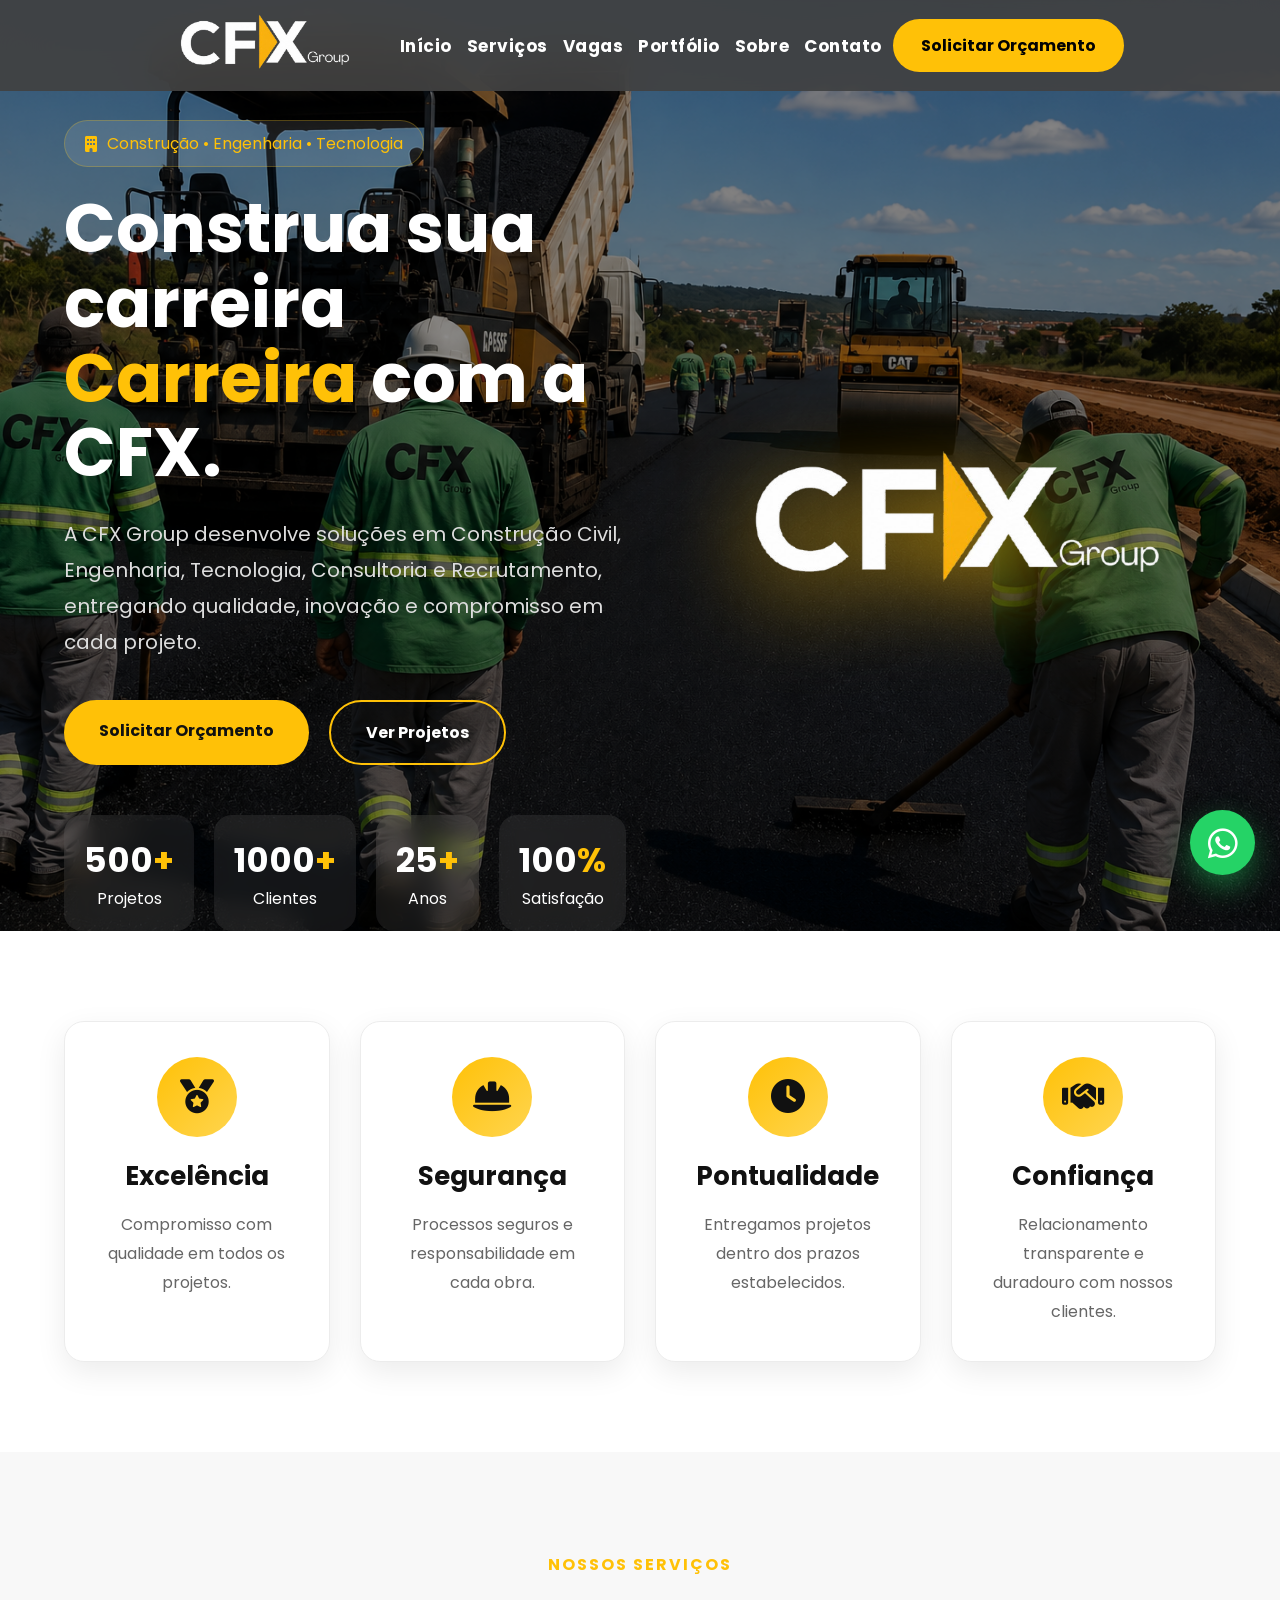
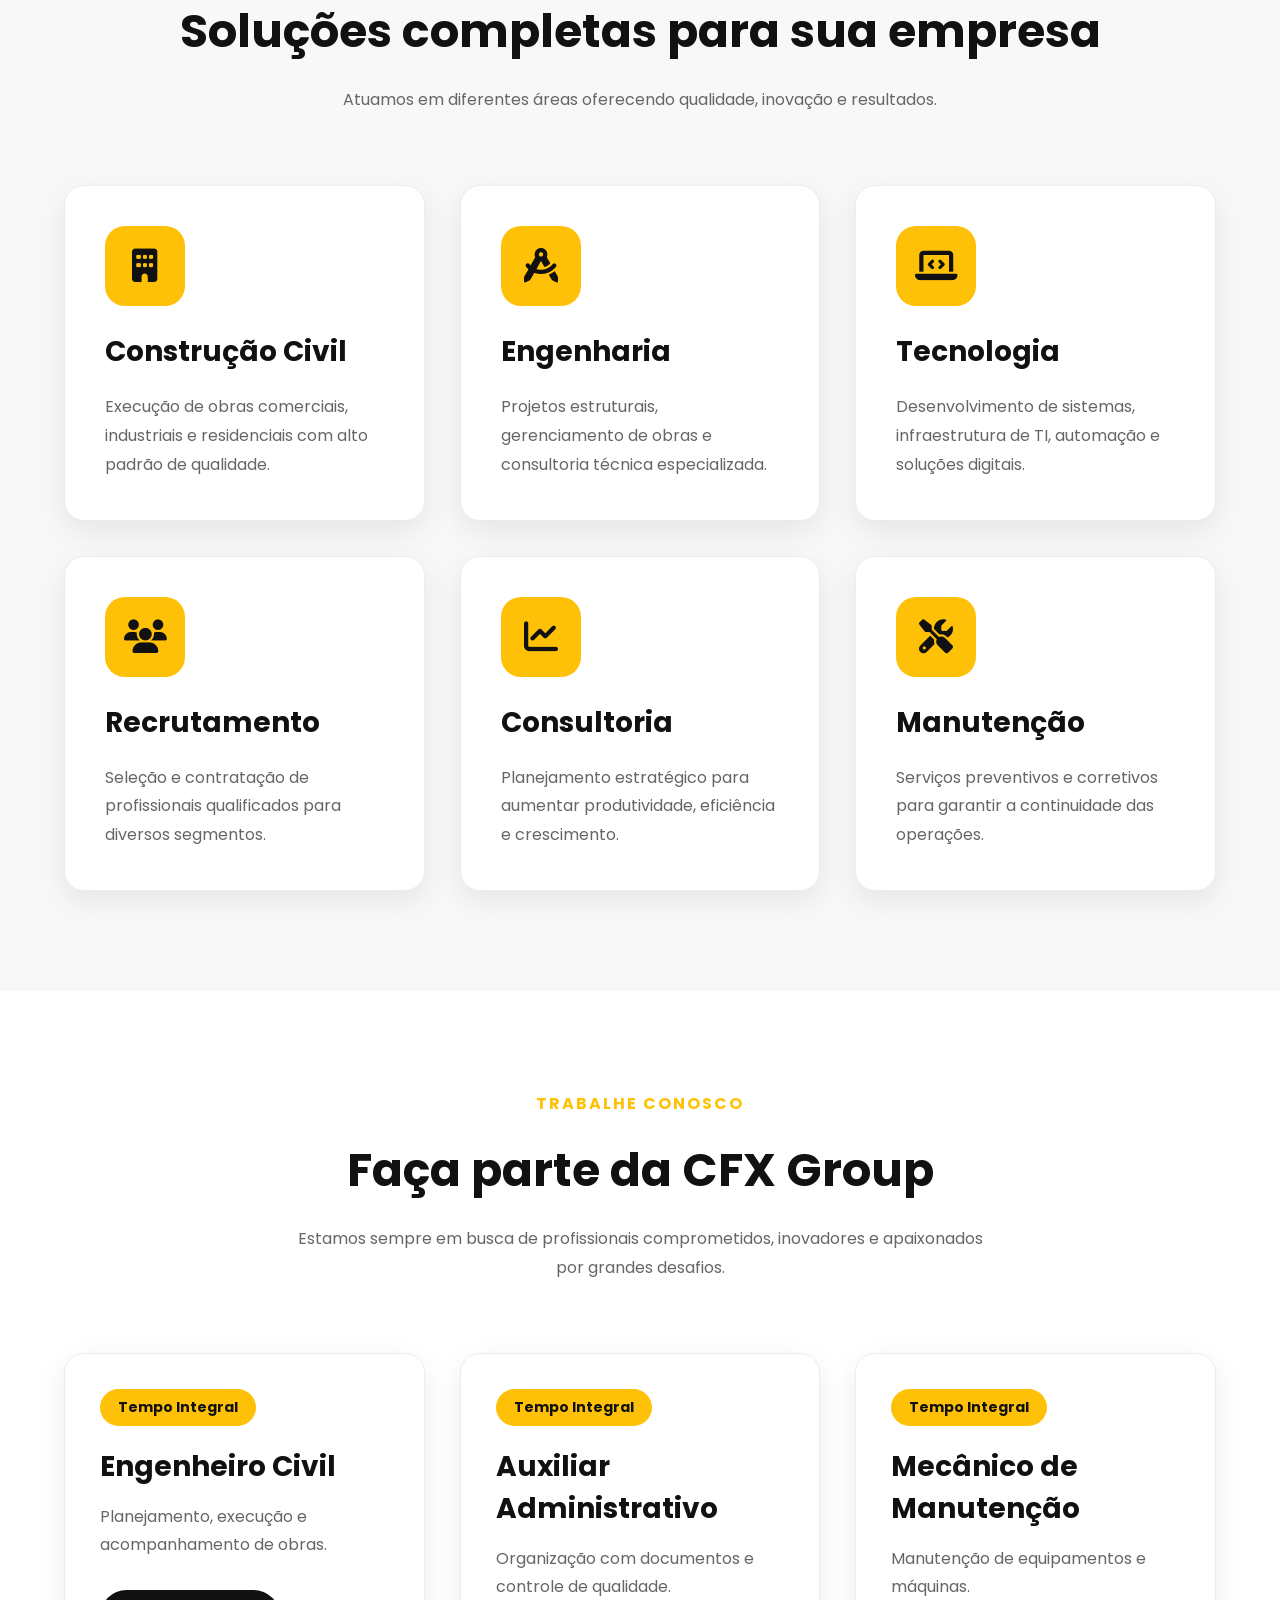
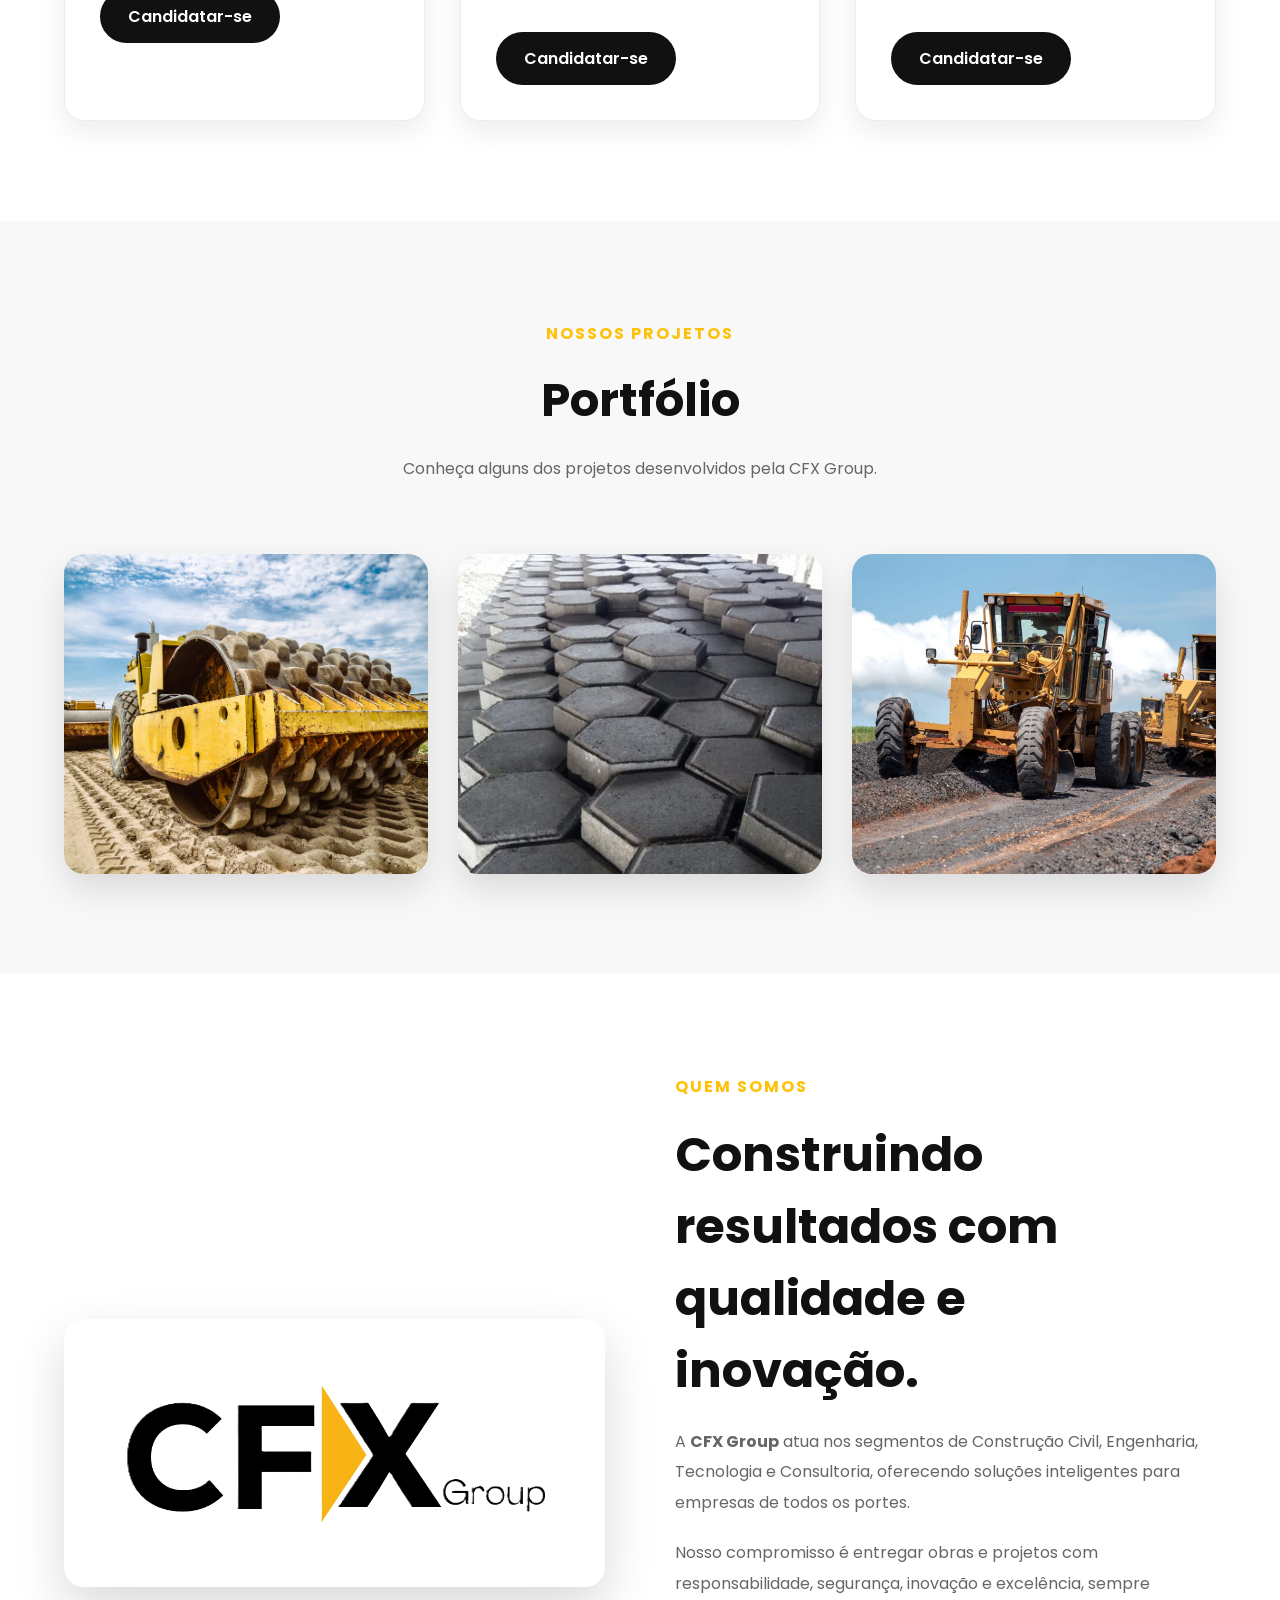
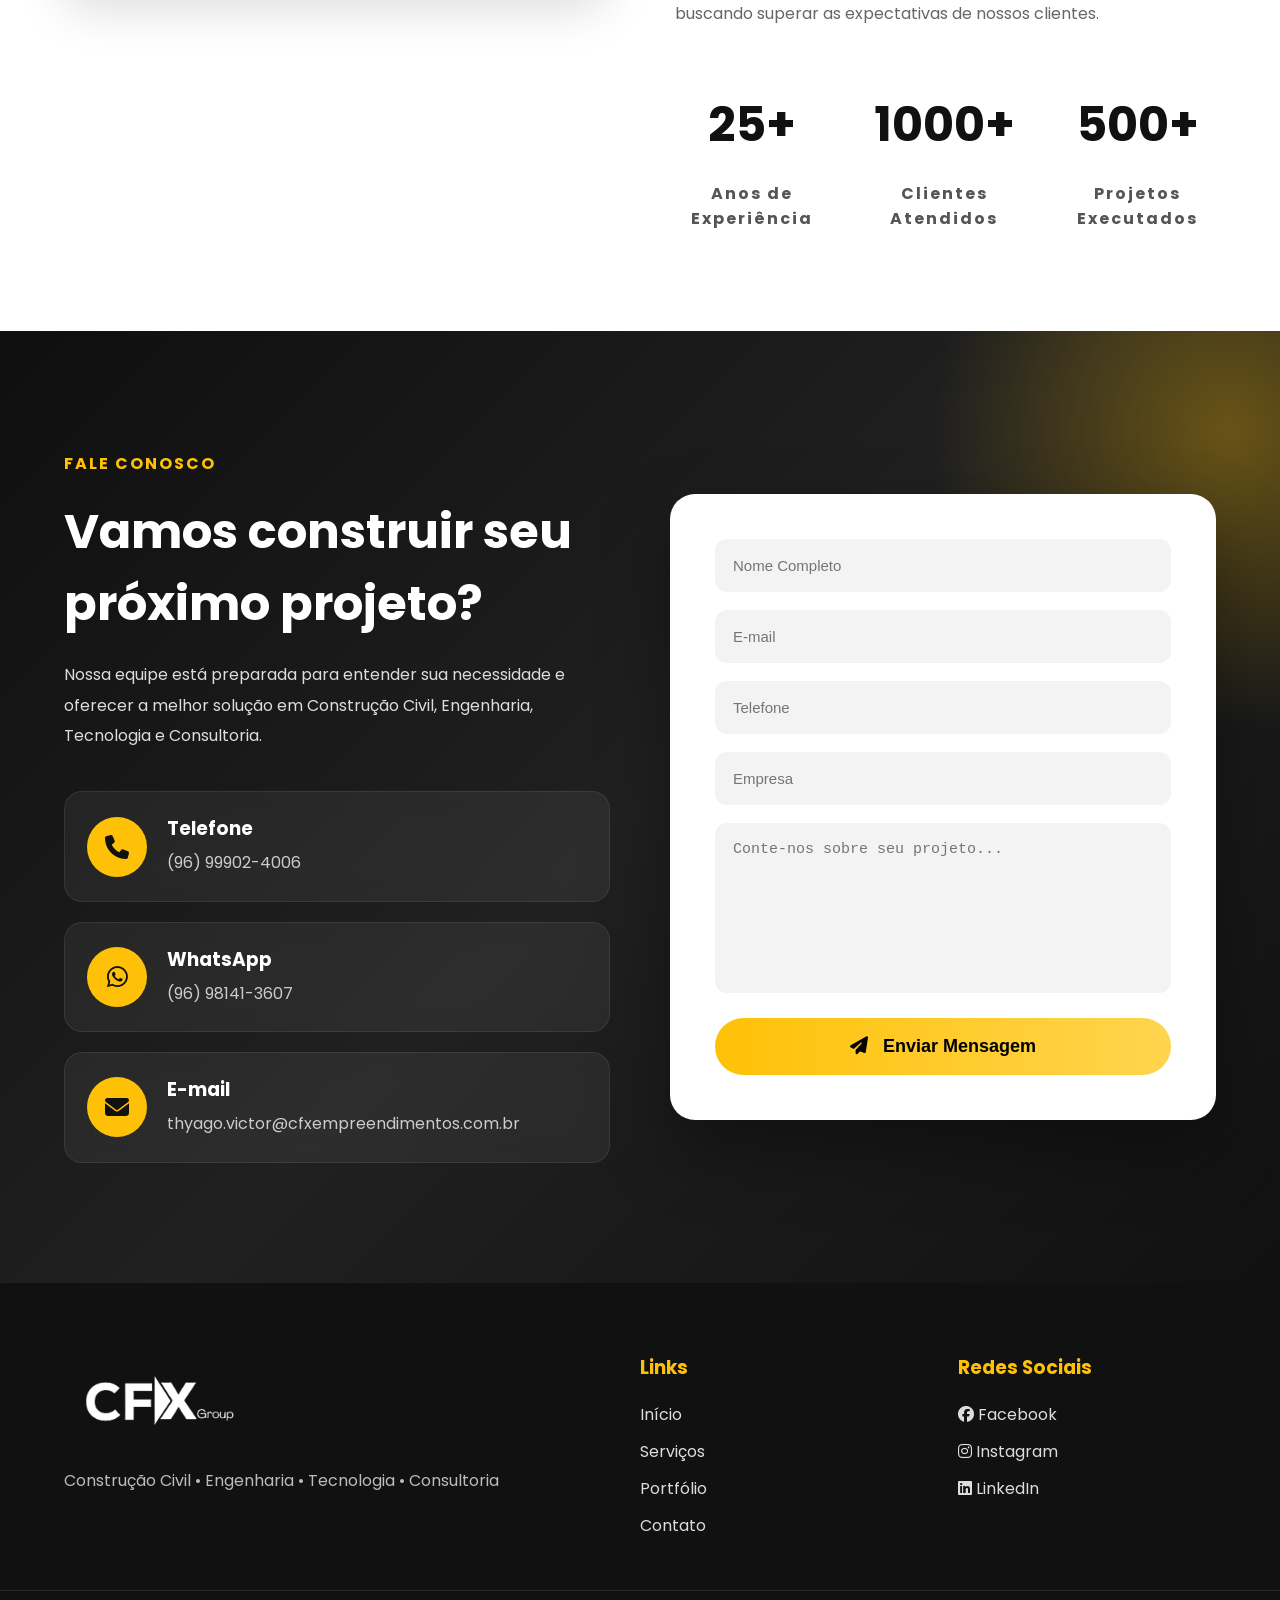
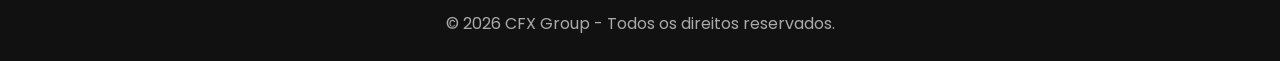
<file: index.html>
<!DOCTYPE html>
<html lang="pt-BR">

<head>

    <head>
    <meta charset="UTF-8">

    <meta
        name="viewport"
        content="width=device-width, initial-scale=1.0"
    >

    <title>
        CFX Group | Construção Civil, Engenharia e Empreendimentos
    </title>

    <meta
        name="description"
        content="A CFX Group atua nos setores de construção civil, engenharia, tecnologia, consultoria e recrutamento, oferecendo soluções completas para empresas e clientes."
    >

    <meta
        name="keywords"
        content="CFX Group, construção civil, engenharia, obras, empreendimentos, tecnologia, consultoria, recrutamento"
    >

    <meta name="author" content="CFX Group">
    <meta name="robots" content="index, follow">
    <meta name="language" content="pt-BR">

    <link
        rel="canonical"
        href="https://vthyago35-cloud.github.io/CFXGroup/"
    >

    <!-- SEO PARA WHATSAPP, FACEBOOK E LINKEDIN -->

    <meta property="og:type" content="website">

    <meta
        property="og:title"
        content="CFX Group | Construção Civil e Engenharia"
    >

    <meta
        property="og:description"
        content="Soluções em construção civil, engenharia, tecnologia, consultoria e recrutamento."
    >

    <meta
        property="og:url"
        content="https://vthyago35-cloud.github.io/CFXGroup/"
    >

    <meta
        property="og:image"
        content="https://vthyago35-cloud.github.io/CFXGroup/IMG/logo.png"
    >

    <meta property="og:locale" content="pt_BR">
    <meta property="og:site_name" content="CFX Group">

    <!-- FAVICON -->

    <link
        rel="icon"
        href="IMG/logo.png"
        type="image/png"
    >

    <!-- FONT AWESOME -->

    <link
        rel="stylesheet"
        href="https://cdnjs.cloudflare.com/ajax/libs/font-awesome/6.7.2/css/all.min.css"
    >

    <!-- CSS PRINCIPAL -->

    <link
        rel="stylesheet"
        href="style.css"
    >

    <!-- DADOS ESTRUTURADOS -->

    <script type="application/ld+json">
    {
        "@context": "https://schema.org",
        "@type": "Organization",
        "name": "CFX Group",
        "url": "https://vthyago35-cloud.github.io/CFXGroup/",
        "logo": "https://vthyago35-cloud.github.io/CFXGroup/IMG/logo.png",
        "description": "Empresa especializada em construção civil, engenharia, tecnologia, consultoria e recrutamento.",
        "email": "thyago.victor@cfxempreendimentos.com.br",
        "telephone": "+55 96 98141-3607"
    }
    </script>
</head>

</head>

<body>

<!--================ HEADER ================-->

<header>

    <div class="container">

        <a href="#inicio" class="logo">

            <img src="img/logob.png" alt="Construção Civil"

        </a>

        <nav>

            <a href="#inicio">Início</a>
            <a href="#servicos">Serviços</a>
            <a href="#vagas">Vagas</a>
            <a href="#portfolio">Portfólio</a>
            <a href="#sobre">Sobre</a>
            <a href="#contato">Contato</a>

        </nav>

        <a href="#contato" class="btn-menu">

            Solicitar Orçamento

        </a>

    </div>

</header>

<!--================ HERO ================-->

<section class="hero" id="inicio">

    <div class="container hero-grid">

        <div class="hero-text">

            <span class="tag">

                <i class="fa-solid fa-building"></i>

                Construção • Engenharia • Tecnologia

            </span>

            <h1>

                Construa sua carreira 

                <span>Carreira</span>

                com a CFX.

            </h1>

            <p>

                A CFX Group desenvolve soluções em Construção Civil,
                Engenharia, Tecnologia, Consultoria e Recrutamento,
                entregando qualidade, inovação e compromisso em cada projeto.

            </p>

            <div class="hero-buttons">

                <a href="#contato" class="btn-primary">

                    Solicitar Orçamento

                </a>

                <a href="#portfolio" class="btn-secondary">

                   <strong>Ver Projetos</strong> 

                </a>

            </div>

            <div class="hero-numeros">

                <div>

                    <h2><span class="counter" data-target="500">500</span>+</h2>

                    <span>Projetos</span>

                </div>

                <div>

                    <h2><span class="counter" data-target="1000">1000</span>+</h2>

                    <span>Clientes</span>

                </div>

                <div>

                    <h2><span class="counter" data-target="25">25</span>+</h2>

                    <span>Anos</span>

                </div>

                <div>

                    <h2><span class="counter" data-target="100">100</span>%</h2>

                    <span>Satisfação</span>

                </div>

            </div>

        </div>

        <div class="hero-img">

            <img src="img/logob.png" alt="Construção Civil" class="logo-float">

        </div>

    </div>

</section>

<!--=====================================
      FAIXA DE CREDIBILIDADE
======================================-->

<section class="credibilidade">

    <div class="container">

        <div class="cred-item">

            <i class="fa-solid fa-medal"></i>

            <h3>Excelência</h3>

            <p>Compromisso com qualidade em todos os projetos.</p>

        </div>

        <div class="cred-item">

            <i class="fa-solid fa-helmet-safety"></i>

            <h3>Segurança</h3>

            <p>Processos seguros e responsabilidade em cada obra.</p>

        </div>

        <div class="cred-item">

            <i class="fa-solid fa-clock"></i>

            <h3>Pontualidade</h3>

            <p>Entregamos projetos dentro dos prazos estabelecidos.</p>

        </div>

        <div class="cred-item">

            <i class="fa-solid fa-handshake"></i>

            <h3>Confiança</h3>

            <p>Relacionamento transparente e duradouro com nossos clientes.</p>

        </div>

    </div>

</section>

<!--=====================================
            SERVIÇOS
======================================-->

<section id="servicos" class="servicos">

    <div class="container">

        <div class="titulo">

            <span>NOSSOS SERVIÇOS</span>

            <h2>Soluções completas para sua empresa</h2>

            <p>
                Atuamos em diferentes áreas oferecendo qualidade,
                inovação e resultados.
            </p>

        </div>

        <div class="servicos-grid">

            <div class="card-servico">

                <i class="fa-solid fa-building"></i>

                <h3>Construção Civil</h3>

                <p>
                    Execução de obras comerciais, industriais e residenciais
                    com alto padrão de qualidade.
                </p>

            </div>

            <div class="card-servico">

                <i class="fa-solid fa-compass-drafting"></i>

                <h3>Engenharia</h3>

                <p>
                    Projetos estruturais, gerenciamento de obras e consultoria
                    técnica especializada.
                </p>

            </div>

            <div class="card-servico">

                <i class="fa-solid fa-laptop-code"></i>

                <h3>Tecnologia</h3>

                <p>
                    Desenvolvimento de sistemas, infraestrutura de TI,
                    automação e soluções digitais.
                </p>

            </div>

            <div class="card-servico">

                <i class="fa-solid fa-users"></i>

                <h3>Recrutamento</h3>

                <p>
                    Seleção e contratação de profissionais qualificados para
                    diversos segmentos.
                </p>

            </div>

            <div class="card-servico">

                <i class="fa-solid fa-chart-line"></i>

                <h3>Consultoria</h3>

                <p>
                    Planejamento estratégico para aumentar produtividade,
                    eficiência e crescimento.
                </p>

            </div>

            <div class="card-servico">

                <i class="fa-solid fa-screwdriver-wrench"></i>

                <h3>Manutenção</h3>

                <p>
                    Serviços preventivos e corretivos para garantir a
                    continuidade das operações.
                </p>

            </div>

        </div>

    </div>

</section>

<!--=====================================
            VAGAS
======================================-->

<section id="vagas" class="vagas">

    <div class="container">

        <div class="titulo">

            <span>TRABALHE CONOSCO</span>

            <h2>Faça parte da CFX Group</h2>

            <p>
                Estamos sempre em busca de profissionais comprometidos,
                inovadores e apaixonados por grandes desafios.
            </p>

        </div>

        <div class="vagas-grid">

            <div class="vaga-card">

                <span class="tipo">Tempo Integral</span>

                <h3>Engenheiro Civil</h3>

                <p>
                    Planejamento, execução e acompanhamento de obras.
                </p>

                <a href="#contato">Candidatar-se</a>

            </div>

            <div class="vaga-card">

                <span class="tipo">Tempo Integral</span>

                <h3>Auxiliar Administrativo</h3>

                <p>
                    Organização com documentos e controle de qualidade.
                </p>

                <a href="#contato">Candidatar-se</a>

            </div>

            <div class="vaga-card">

                <span class="tipo">Tempo Integral</span>

                <h3>Mecânico de Manutenção</h3>

                <p>
                    Manutenção de equipamentos e máquinas.
                </p>

                <a href="#contato">Candidatar-se</a>

            </div>

        </div>

    </div>

</section>

<!--=====================================
            PORTFÓLIO
======================================-->

<section id="portfolio" class="portfolio">

    <div class="container">

        <div class="titulo">

            <span>NOSSOS PROJETOS</span>

            <h2>Portfólio</h2>

            <p>
                Conheça alguns dos projetos desenvolvidos pela CFX Group.
            </p>

        </div>

        <div class="portfolio-grid">

            <div class="projeto">

                <img src="img/projeto1.jpg" alt="Projeto 1">

                <div class="overlay">

                    <h3>Terraplanagem</h3>

                    <p>Construção Civil</p>

                    <a href="#">Ver Projeto</a>

                </div>

            </div>

            <div class="projeto">

                <img src="img/projeto2.jpg" alt="Projeto 2">

                <div class="overlay">

                    <h3>Infraestrutura Industrial</h3>

                    <p>Engenharia</p>

                    <a href="#">Ver Projeto</a>

                </div>

            </div>

            <div class="projeto">

                <img src="img/projeto3.jpg" alt="Projeto 3">

                <div class="overlay">

                    <h3>Recapeamento Urbano</h3>

                    <p>Construção Civil</p>

                    <a href="#">Ver Projeto</a>

                </div>

            </div>

        </div>

    </div>

</section>

<!--=====================================
                SOBRE
======================================-->

<section id="sobre" class="sobre">

    <div class="container sobre-grid">

        <div class="sobre-img">

            <img src="img/logo.png" alt="CFX Group">

        </div>

        <div class="sobre-texto">

            <span>QUEM SOMOS</span>

            <h2>Construindo resultados com qualidade e inovação.</h2>

            <p>
                A <strong>CFX Group</strong> atua nos segmentos de Construção
                Civil, Engenharia, Tecnologia e Consultoria, oferecendo
                soluções inteligentes para empresas de todos os portes.
            </p>

            <p>
                Nosso compromisso é entregar obras e projetos com
                responsabilidade, segurança, inovação e excelência,
                sempre buscando superar as expectativas de nossos clientes.
            </p>

            <div class="sobre-info">

                <div>

                    <h2>25+</h2>

                    <span>Anos de Experiência</span>

                </div>

                <div>

                        <h2>1000+</h2>

                    <span>Clientes Atendidos</span>

                </div>

                <div>

                    <h2>500+</h2>

                    <span>Projetos Executados</span>

                </div>

            </div>

        </div>

    </div>

</section>

<!--=====================================
                CONTATO
======================================-->

<section id="contato" class="contato">

    <div class="container">

        <div class="contato-box">

            <div class="contato-left">

                <span>FALE CONOSCO</span>

                <h2>Vamos construir seu próximo projeto?</h2>

                <p>
                    Nossa equipe está preparada para entender sua necessidade e
                    oferecer a melhor solução em Construção Civil, Engenharia,
                    Tecnologia e Consultoria.
                </p>

                <div class="contato-cards">

                    <div class="info">

                        <i class="fa-solid fa-phone"></i>

                        <div>

                            <h3>Telefone</h3>

                            <p>(96) 99902-4006</p>

                        </div>

                    </div>

                    <a href="https://wa.me/5596981413607?text=Olá!%20Gostaria%20de%20solicitar%20um%20orçamento." target="_blank" class="info whatsapp-card">

    <i class="fa-brands fa-whatsapp"></i>

    <div>

        <h3>WhatsApp</h3>

        <p>(96) 98141-3607</p>

    </div>

</a>

                    <div class="info">

                        <i class="fa-solid fa-envelope"></i>

                        <div>

                            <h3>E-mail</h3>

                            <p>thyago.victor@cfxempreendimentos.com.br</p>

                        </div>

                    </div>

                </div>

            </div>

            <div class="contato-right">

                <form>

                    <input type="text" placeholder="Nome Completo">

                    <input type="email" placeholder="E-mail">

                    <input type="tel" placeholder="Telefone">

                    <input type="text" placeholder="Empresa">

                    <textarea placeholder="Conte-nos sobre seu projeto..."></textarea>

                    <button>

                        <i class="fa-solid fa-paper-plane"></i>

                        Enviar Mensagem

                    </button>

                </form>

            </div>

        </div>

    </div>

</section>

<!--=====================================
                RODAPÉ
======================================-->

<footer>

    <div class="container footer-grid">

        <div>

            <img src="img/logo.png" class="footer-logo" alt="CFX Group">

            <p>

                Construção Civil • Engenharia • Tecnologia • Consultoria

            </p>

        </div>

        <div>

            <h3>Links</h3>

            <a href="#inicio">Início</a>

            <a href="#servicos">Serviços</a>

            <a href="#portfolio">Portfólio</a>

            <a href="#contato">Contato</a>

        </div>

        <div>

            <h3>Redes Sociais</h3>

            <a href="#"><i class="fab fa-facebook"></i> Facebook</a>

            <a href="#"><i class="fab fa-instagram"></i> Instagram</a>

            <a href="#"><i class="fab fa-linkedin"></i> LinkedIn</a>

        </div>

    </div>

    <div class="copyright">

        © 2026 CFX Group - Todos os direitos reservados.

    </div>

</footer>

<script src="script.js"></script>

<a href="https://wa.me/5596981413607?text=Olá!%20Gostaria%20de%20solicitar%20um%20orçamento." class="whatsapp-float" target="_blank">

    <i class="fab fa-whatsapp"></i>

</a>

</body>
</file>
<file: style.css>
/*====================================================
                CFX GROUP
        STYLE.CSS - PARTE 1
=====================================================*/

@import url('https://fonts.googleapis.com/css2?family=Poppins:wght@300;400;500;600;700;800&display=swap');

*{
    margin:0;
    padding:0;
    box-sizing:border-box;
}

html{
    scroll-behavior:smooth;
}

body{
    font-family:'Poppins',sans-serif;
    background:#f5f5f5;
    color:#535353;
    overflow-x:hidden;
}

img{
    max-width:100%;
    display:block;
}

a{
    text-decoration:none;
}

.container{
    width:90%;
    max-width:1400px;
    margin:auto;
}

/*========================
HEADER
=========================*/

header{

    position:fixed;

    width:100%;

    top:0;

    left:0;

    z-index:999;

    background:rgba(66, 66, 66, 0.92);

    backdrop-filter:blur(25px);

    transition:.4s;

}

header .container{

    display:flex;

    justify-content:space-between;

    align-items:center;

    height:47px;

}

.logo img{

    width:217px;

    transition:.35s;

}

nav{

    display:flex;

    gap:15px;

}

nav a{

    color:#fff;

    text-decoration:none;

    font-size:17px;

    font-weight:700;

    letter-spacing:0.5px;

    transition:all .35s ease;

}

nav a:hover{

    color:#FFC107;

}

nav a::after{

    content:"";

    position:absolute;

    width:0;

    height:2px;

    background:#FFC107;

    left:0;

    bottom:-6px;

    transition:.3s;

}

nav a:hover::after{

    width:100%;

}

.btn-menu{

    padding:14px 28px;

    border-radius:40px;

    background:#FFC107;

    color:#030303;

    font-weight:700;

    transition:.35s;

}

.btn-menu:hover{

    transform:translateY(-3px);

    box-shadow:0 10px 25px rgba(255,193,7,.35);

}

/*========================
HERO
=========================*/
.hero{

    padding-top:120px;

}
.hero{

    position: relative;

    min-height: 100vh;

    display: flex;

    align-items: center;

    justify-content: center;

    overflow: hidden;

}

.hero::before{

    content:"";

    position:absolute;

    inset:0;

    background:url("img/hero.png") center center/cover no-repeat;

    z-index:-2;

}

.hero::after{

    content:"";

    position:absolute;

    inset:0;

    background:rgba(0,0,0,.45);

    z-index:-1;

}

.hero-content{

    position:relative;

    z-index:5;

}

.hero-grid{

    display:grid;

    grid-template-columns:1fr 1fr;

    gap:70px;

    align-items:center;

}

.tag{

    display:inline-flex;

    align-items:center;

    gap:10px;

    background:rgba(255,255,255,.1);

    color:#FFC107;

    padding:10px 20px;

    border-radius:30px;

    margin-bottom:25px;

    border:1px solid rgba(255,193,7,.25);

}

.hero h1{

    font-size:68px;

    color:#fff;

    line-height:1.1;

    margin-bottom:25px;

}

.hero h1 span{

    color:#FFC107;

}

.hero p{

    color:#ddd;

    font-size:20px;

    line-height:1.8;

    margin-bottom:40px;

}

.hero-buttons{

    display:flex;

    gap:20px;

    margin-bottom:50px;

}

.btn-primary{

    background:#FFC107;

    color:#111;

    padding:18px 35px;

    border-radius:40px;

    font-weight:700;

    transition:.35s;

}

.btn-primary:hover{

    transform:translateY(-4px);

}

.btn-secondary{

    border:2px solid #FFC107;

    color:#fff;

    padding:18px 35px;

    border-radius:40px;

    transition:.35s;

}

.btn-secondary:hover{

    background:#FFC107;

    color:#111;

}

.hero-numeros{

    display:grid;

    grid-template-columns:repeat(4,1fr);

    gap:20px;

}

.hero-numeros div{

    background:rgba(255,255,255,.08);

    border-radius:18px;

    padding:20px;

    text-align:center;

    backdrop-filter:blur(10px);

}

.hero-numeros h2{

    color:#FFC107;

    font-size:34px;

}

.hero-numeros span{

    color:#fff;

}

.hero-img{

    display:flex;

    justify-content:center;

}

.hero-img img{

    width:100%;

    max-width:600px;

    border-radius:20px;

    box-shadow:0 25px 50px rgba(250, 248, 248, 0);

    transition:.5s;

}

.hero-img img:hover{

    transform:scale(1.09);

}.hero{

    padding-top:120px;

}

/*====================================================
        CREDIBILIDADE
====================================================*/

.credibilidade{

    padding:90px 0;

    background:#ffffff;

}

.credibilidade .container{

    display:grid;

    grid-template-columns:repeat(4,1fr);

    gap:30px;

}

.cred-item{

    background:#fff;

    padding:35px;

    border-radius:20px;

    text-align:center;

    transition:.4s;

    border:1px solid #ececec;

    box-shadow:0 10px 30px rgba(0,0,0,.08);

}

.cred-item:hover{

    transform:translateY(-10px);

    border-color:#FFC107;

    box-shadow:0 20px 45px rgba(255,193,7,.20);

}

.cred-item i{

    width:80px;

    height:80px;

    line-height:80px;

    border-radius:50%;

    background:linear-gradient(135deg,#FFC107,#FFD54F);

    color:#111;

    font-size:34px;

    margin-bottom:20px;

}

.cred-item h3{

    font-size:26px;

    margin-bottom:15px;

    color:#111;

}

.cred-item p{

    color:#666;

    line-height:1.8;

}

/*====================================================
            TITULOS
====================================================*/

.titulo{

    text-align:center;

    margin-bottom:70px;

}

.titulo span{

    color:#FFC107;

    font-weight:700;

    letter-spacing:2px;

}

.titulo h2{

    font-size:46px;

    margin:20px 0;

    color:#111;

}

.titulo p{

    max-width:700px;

    margin:auto;

    color:#666;

    line-height:1.8;

}

/*====================================================
            SERVIÇOS
====================================================*/

.servicos{

    padding:100px 0;

    background:#f8f8f8;

}

.servicos-grid{

    display:grid;

    grid-template-columns:repeat(3,1fr);

    gap:35px;

}

.card-servico{

    background:#fff;

    border-radius:20px;

    padding:40px;

    transition:.4s;

    border:1px solid #ececec;

    box-shadow:0 10px 30px rgba(0,0,0,.08);

    position:relative;

    overflow:hidden;

}

.card-servico::before{

    content:"";

    position:absolute;

    top:0;

    left:0;

    width:100%;

    height:5px;

    background:#FFC107;

    transform:scaleX(0);

    transition:.4s;

}

.card-servico:hover::before{

    transform:scaleX(1);

}

.card-servico:hover{

    transform:translateY(-12px);

    box-shadow:0 25px 50px rgba(0,0,0,.15);

}

.card-servico i{

    width:80px;

    height:80px;

    line-height:80px;

    text-align:center;

    border-radius:20px;

    background:#FFC107;

    color:#111;

    font-size:34px;

    margin-bottom:25px;

}

.card-servico h3{

    font-size:28px;

    margin-bottom:20px;

    color:#111;

}

.card-servico p{

    color:#666;

    line-height:1.8;

}

/*====================================================
            ANIMAÇÃO
====================================================*/

.card-servico,
.cred-item{

    opacity:0;

    transform:translateY(40px);

    animation:aparecer .8s forwards;

}

.card-servico:nth-child(2){

    animation-delay:.15s;

}

.card-servico:nth-child(3){

    animation-delay:.30s;

}

.card-servico:nth-child(4){

    animation-delay:.45s;

}

.card-servico:nth-child(5){

    animation-delay:.60s;

}

.card-servico:nth-child(6){

    animation-delay:.75s;

}

@keyframes aparecer{

    to{

        opacity:1;

        transform:translateY(0);

    }

}

/*====================================================
                VAGAS
====================================================*/

.vagas{

    padding:100px 0;

    background:#ffffff;

}

.vagas-grid{

    display:grid;

    grid-template-columns:repeat(3,1fr);

    gap:35px;

}

.vaga-card{

    background:#fff;

    border-radius:20px;

    padding:35px;

    border:1px solid #ececec;

    box-shadow:0 10px 30px rgba(0,0,0,.08);

    transition:.4s;

    position:relative;

}

.vaga-card:hover{

    transform:translateY(-10px);

    border-color:#FFC107;

    box-shadow:0 20px 40px rgba(255,193,7,.18);

}

.tipo{

    display:inline-block;

    padding:8px 18px;

    border-radius:30px;

    background:#FFC107;

    color:#111;

    font-size:14px;

    font-weight:700;

    margin-bottom:20px;

}

.vaga-card h3{

    font-size:28px;

    color:#111;

    margin-bottom:15px;

}

.vaga-card p{

    color:#666;

    line-height:1.8;

    margin-bottom:30px;

}

.vaga-card a{

    display:inline-block;

    padding:14px 28px;

    background:#111;

    color:#fff;

    border-radius:35px;

    transition:.35s;

    font-weight:600;

}

.vaga-card a:hover{

    background:#FFC107;

    color:#111;

}

/*====================================================
                PORTFÓLIO
====================================================*/

.portfolio{

    padding:100px 0;

    background:#f8f8f8;

}

.portfolio-grid{

    display:grid;

    grid-template-columns:repeat(3,1fr);

    gap:30px;

}

.projeto{

    position:relative;

    overflow:hidden;

    border-radius:20px;

    box-shadow:0 15px 35px rgba(0,0,0,.12);

}

.projeto img{

    width:100%;

    height:320px;

    object-fit:cover;

    transition:.6s;

}

.overlay{

    position:absolute;

    inset:0;

    background:linear-gradient(
        to top,
        rgba(0,0,0,.92),
        rgba(0,0,0,.15)
    );

    display:flex;

    flex-direction:column;

    justify-content:flex-end;

    padding:30px;

    opacity:0;

    transition:.45s;

}

.projeto:hover .overlay{

    opacity:1;

}

.projeto:hover img{

    transform:scale(1.12);

}

.overlay h3{

    color:#fff;

    font-size:28px;

    margin-bottom:10px;

}

.overlay p{

    color:#ddd;

    margin-bottom:20px;

}

.overlay a{

    display:inline-block;

    width:max-content;

    padding:12px 26px;

    background:#FFC107;

    color:#111;

    border-radius:30px;

    font-weight:700;

    transition:.35s;

}

.overlay a:hover{

    background:#fff;

}

/*====================================================
            EFEITO GERAL
====================================================*/

.vaga-card,
.projeto{

    transition:.4s;

}

.vaga-card:hover,
.projeto:hover{

    transform:translateY(-8px);

}

/*====================================================
                    SOBRE
====================================================*/

.sobre{

    padding:100px 0;

    background:#ffffff;

}

.sobre-grid{

    display:grid;

    grid-template-columns:1fr 1fr;

    gap:70px;

    align-items:center;

}

.sobre-img img{

    width:100%;

    border-radius:20px;

    box-shadow:0 20px 50px rgba(0,0,0,.15);

}

.sobre-texto span{

    color:#FFC107;

    font-weight:700;

    letter-spacing:2px;

}

.sobre-texto h2{

    font-size:48px;

    margin:20px 0;

    color:#111;

}

.sobre-texto p{

    color:#666;

    line-height:1.9;

    margin-bottom:20px;

}

.sobre-info{

    display:flex;

    gap:40px;

    margin-top:40px;

}

.sobre-info div{

    text-align:center;

}

.sobre-info h3{

    color:#FFC107;

    font-size:40px;

}

.sobre-info span{

    color:#555;

}

/*====================================================
                    CONTATO
====================================================*/

.contato{

    padding:100px 0;

    background:#969696;

}

.contato-grid{

    display:grid;

    grid-template-columns:1.2fr .8fr;

    gap:50px;

}

form{

    background:#8d8d8d;

    padding:40px;

    border-radius:20px;

    box-shadow:0 15px 40px rgba(0,0,0,.08);

}

form input,
form textarea{

    width:100%;

    padding:18px;

    margin-bottom:20px;

    border:1px solid #919191;

    border-radius:12px;

    font-size:16px;

    outline:none;

    transition:.3s;

}

form input:focus,
form textarea:focus{

    border-color:#FFC107;

}

form textarea{

    height:170px;

    resize:none;

}

form button{

    width:100%;

    padding:18px;

    background:#FFC107;

    border:none;

    border-radius:12px;

    font-size:17px;

    font-weight:700;

    cursor:pointer;

    transition:.3s;

}

form button:hover{

    background:#111;

    color:#979595;

}

.contato-info{

    display:flex;

    flex-direction:column;

    gap:25px;

}

.contato-info div{

    background:#fff;

    padding:25px;

    border-radius:18px;

    box-shadow:0 10px 30px rgba(0,0,0,.08);

}

.contato-info i{

    font-size:28px;

    color:#FFC107;

    margin-bottom:15px;

}

.contato-info h3{

    margin-bottom:8px;

}

/*====================================================
                    RODAPÉ
====================================================*/

footer{

    background:#111;

    color:#fff;

    padding:70px 0 25px;

}

.footer-grid{

    display:grid;

    grid-template-columns:2fr 1fr 1fr;

    gap:60px;

    margin-bottom:40px;

}

.footer-logo{

    width:190px;

    margin-bottom:20px;

    filter:brightness(0) invert(1);

}

footer h3{

    color:#FFC107;

    margin-bottom:20px;

}

footer a{

    display:block;

    color:#ddd;

    margin-bottom:12px;

    transition:.3s;

}

footer a:hover{

    color:#FFC107;

    padding-left:6px;

}

footer p{

    color:#bbb;

    line-height:1.8;

}

.copyright{

    border-top:1px solid rgba(255,255,255,.10);

    padding-top:20px;

    text-align:center;

    color:#aaa;

}

/*====================================================
                RESPONSIVO
====================================================*/

@media(max-width:1100px){

.hero-grid,
.sobre-grid,
.contato-grid{

grid-template-columns:1fr;

}

.hero{

text-align:center;

}

.hero-buttons{

justify-content:center;

}

.hero-numeros{

grid-template-columns:repeat(2,1fr);

}

.servicos-grid,
.portfolio-grid,
.vagas-grid,
.credibilidade .container{

grid-template-columns:repeat(2,1fr);

}

.sobre-info{

justify-content:center;

}

.footer-grid{

grid-template-columns:1fr;

text-align:center;

}

.footer-logo{

margin:auto auto 20px;

}

}

@media(max-width:768px){

header .container{

flex-direction:column;

height:auto;

padding:15px 0;

}

nav{

flex-wrap:wrap;

justify-content:center;

gap:18px;

margin:20px 0;

}

.hero{

padding:150px 0 70px;

}

.hero h1{

font-size:46px;

}

.hero p{

font-size:18px;

}

.hero-numeros{

grid-template-columns:1fr;

}

.servicos-grid,
.portfolio-grid,
.vagas-grid,
.credibilidade .container{

grid-template-columns:1fr;

}

.titulo h2{

font-size:36px;

}

.sobre-texto h2{

font-size:36px;

}

.sobre-info{

flex-direction:column;

gap:20px;

}

}
/*==========================
CONTATO PREMIUM
==========================*/

.contato{

    padding:120px 0;

    background:linear-gradient(135deg,#0f0f0f,#202020,#111);

    position:relative;

    overflow:hidden;

}

.contato::before{

    content:"";

    position:absolute;

    width:600px;

    height:600px;

    background:radial-gradient(circle,#FFC10755,transparent 70%);

    right:-250px;

    top:-200px;

}

.contato-box{

    position:relative;

    z-index:2;

    display:grid;

    grid-template-columns:1fr 1fr;

    gap:60px;

    align-items:center;

}

.contato-left span{

    color:#FFC107;

    font-weight:700;

    letter-spacing:2px;

}

.contato-left h2{

    color:#fff;

    font-size:48px;

    margin:20px 0;

}

.contato-left p{

    color:#ddd;

    line-height:1.9;

    margin-bottom:40px;

}

.contato-cards{

    display:flex;

    flex-direction:column;

    gap:20px;

}

.info{

    display:flex;

    gap:20px;

    align-items:center;

    background:rgba(255,255,255,.06);

    backdrop-filter:blur(12px);

    border:1px solid rgba(255,255,255,.08);

    border-radius:18px;

    padding:22px;

    transition:.4s;

}

.info:hover{

    transform:translateX(12px);

    border-color:#FFC107;

}

.info i{

    width:60px;

    height:60px;

    background:#FFC107;

    border-radius:50%;

    display:flex;

    justify-content:center;

    align-items:center;

    font-size:24px;

    color:#111;

}

.info h3{

    color:#fff;

    margin-bottom:5px;

}

.info p{

    margin:0;

    color:#ccc;

}

.contato-right form{

    background:#fff;

    padding:45px;

    border-radius:25px;

    box-shadow:0 30px 70px rgba(0,0,0,.35);

}

.contato-right input,
.contato-right textarea{

    width:100%;

    padding:18px;

    margin-bottom:18px;

    border:none;

    background:#f3f3f3;

    border-radius:12px;

    transition:.3s;

    font-size:15px;

}

.contato-right input:focus,
.contato-right textarea:focus{

    background:#fff;

    outline:2px solid #FFC107;

}

.contato-right textarea{

    height:170px;

    resize:none;

}

.contato-right button{

    width:100%;

    padding:18px;

    border:none;

    border-radius:50px;

    background:linear-gradient(90deg,#FFC107,#FFD54F);

    font-size:18px;

    font-weight:700;

    cursor:pointer;

    transition:.35s;

}

.contato-right button:hover{

    transform:translateY(-5px);

    box-shadow:0 20px 40px rgba(255,193,7,.35);

}

.contato-right button i{

    margin-right:10px;

}

@media(max-width:992px){

.contato-box{

grid-template-columns:1fr;

}

.contato-left{

text-align:center;

}

}

.whatsapp-float{

    position:fixed;

    width:65px;

    height:65px;

    right:25px;

    bottom:25px;

    background:#25D366;

    border-radius:50%;

    display:flex;

    justify-content:center;

    align-items:center;

    color:white;

    font-size:34px;

    text-decoration:none;

    box-shadow:0 12px 30px rgba(37,211,102,.45);

    z-index:9999;

    transition:.3s;

    animation:pulseWhats 2s infinite;

}

.whatsapp-float:hover{

    transform:scale(1.12);

}

@keyframes pulseWhats{

    0%{

        box-shadow:0 0 0 0 rgba(37,211,102,.6);

    }

    70%{

        box-shadow:0 0 0 20px rgba(37,211,102,0);

    }

    100%{

        box-shadow:0 0 0 0 rgba(37,211,102,0);

    }

}

/*======================================
        LOGO FLUTUANTE
======================================*/

.logo-float{

    width:100%;
    max-width:550px;

    animation:flutuar 5s ease-in-out infinite;

    filter:drop-shadow(0 20px 45px rgba(255, 192, 4, 0.795));

    transition:.4s;

}

.logo-float:hover{

    transform:scale(1.04);

    filter:drop-shadow(0 25px 60px rgba(255,193,7,.55));

}

@keyframes flutuar{

    0%{

        transform:translateY(0px);

    }

    25%{

        transform:translateY(-12px);

    }

    50%{

        transform:translateY(-22px);

    }

    75%{

        transform:translateY(-12px);

    }

    100%{

        transform:translateY(0px);

    }

}

.logo-float{

    animation:
        flutuar 5s ease-in-out infinite,
        brilho 3s ease-in-out infinite;

}

@keyframes brilho{

    0%{

        filter:drop-shadow(0 20px 40px rgba(255,193,7,.25));

    }

    50%{

        filter:drop-shadow(0 25px 70px rgba(255,215,0,.65));

    }

    100%{

        filter:drop-shadow(0 20px 40px rgba(255,193,7,.25));

    }

}

/* Destaque inteligente do menu */

nav:hover a{

    opacity:.55;

}

nav:hover a:hover{

    opacity:1;

    transform:translateY(-3px) scale(1.12);

    color:#FFC107;

}

/*=========================================
        HEADER PREMIUM HOVER
=========================================*/

/* Logo */

.logo img{

    transition:transform .35s ease,
               filter .35s ease;

    cursor:pointer;

}

.logo img:hover{

    transform:scale(1.10);

    filter:drop-shadow(0 8px 18px rgba(255,193,7,.45));

}

/* Menu */

nav a{

    position:relative;

    display:inline-block;

    transition:
        transform .30s ease,
        color .30s ease;

}

nav a:hover{

    transform:translateY(-3px) scale(1.10);

    color:#FFC107;

}

/* Linha inferior animada */

nav a::after{

    content:"";

    position:absolute;

    left:50%;

    bottom:-8px;

    width:0;

    height:3px;

    border-radius:10px;

    background:#FFC107;

    transform:translateX(-50%);

    transition:.35s;

}

nav a:hover::after{

    width:100%;

}

/* Botão do menu */

.btn-menu{

    transition:
        transform .35s ease,
        box-shadow .35s ease;

}

.btn-menu:hover{

    transform:scale(1.08);

    box-shadow:0 15px 30px rgba(255,193,7,.35);

}

body{
    user-select: none;
}

/*=========================================
      HEADER INTELIGENTE
=========================================*/

header{

    position:fixed;

    top:0;

    left:0;

    width:100%;

    z-index:9999;

    transition:
        transform .45s ease,
        background .35s ease,
        box-shadow .35s ease;

}

/* Esconde o header */

header.hide{

    transform:translateY(-120%);

}

/* Quando a página é rolada */

header.scrolled{

    background:rgba(70, 70, 70, 0.95);

    backdrop-filter:blur(15px);

    box-shadow:0 10px 30px rgba(70, 70, 70, 0.95);

}

header{

    padding:22px 8%;

    transition:all .4s ease;

}

header.scrolled{

    padding:12px 8%;

}
</file>
